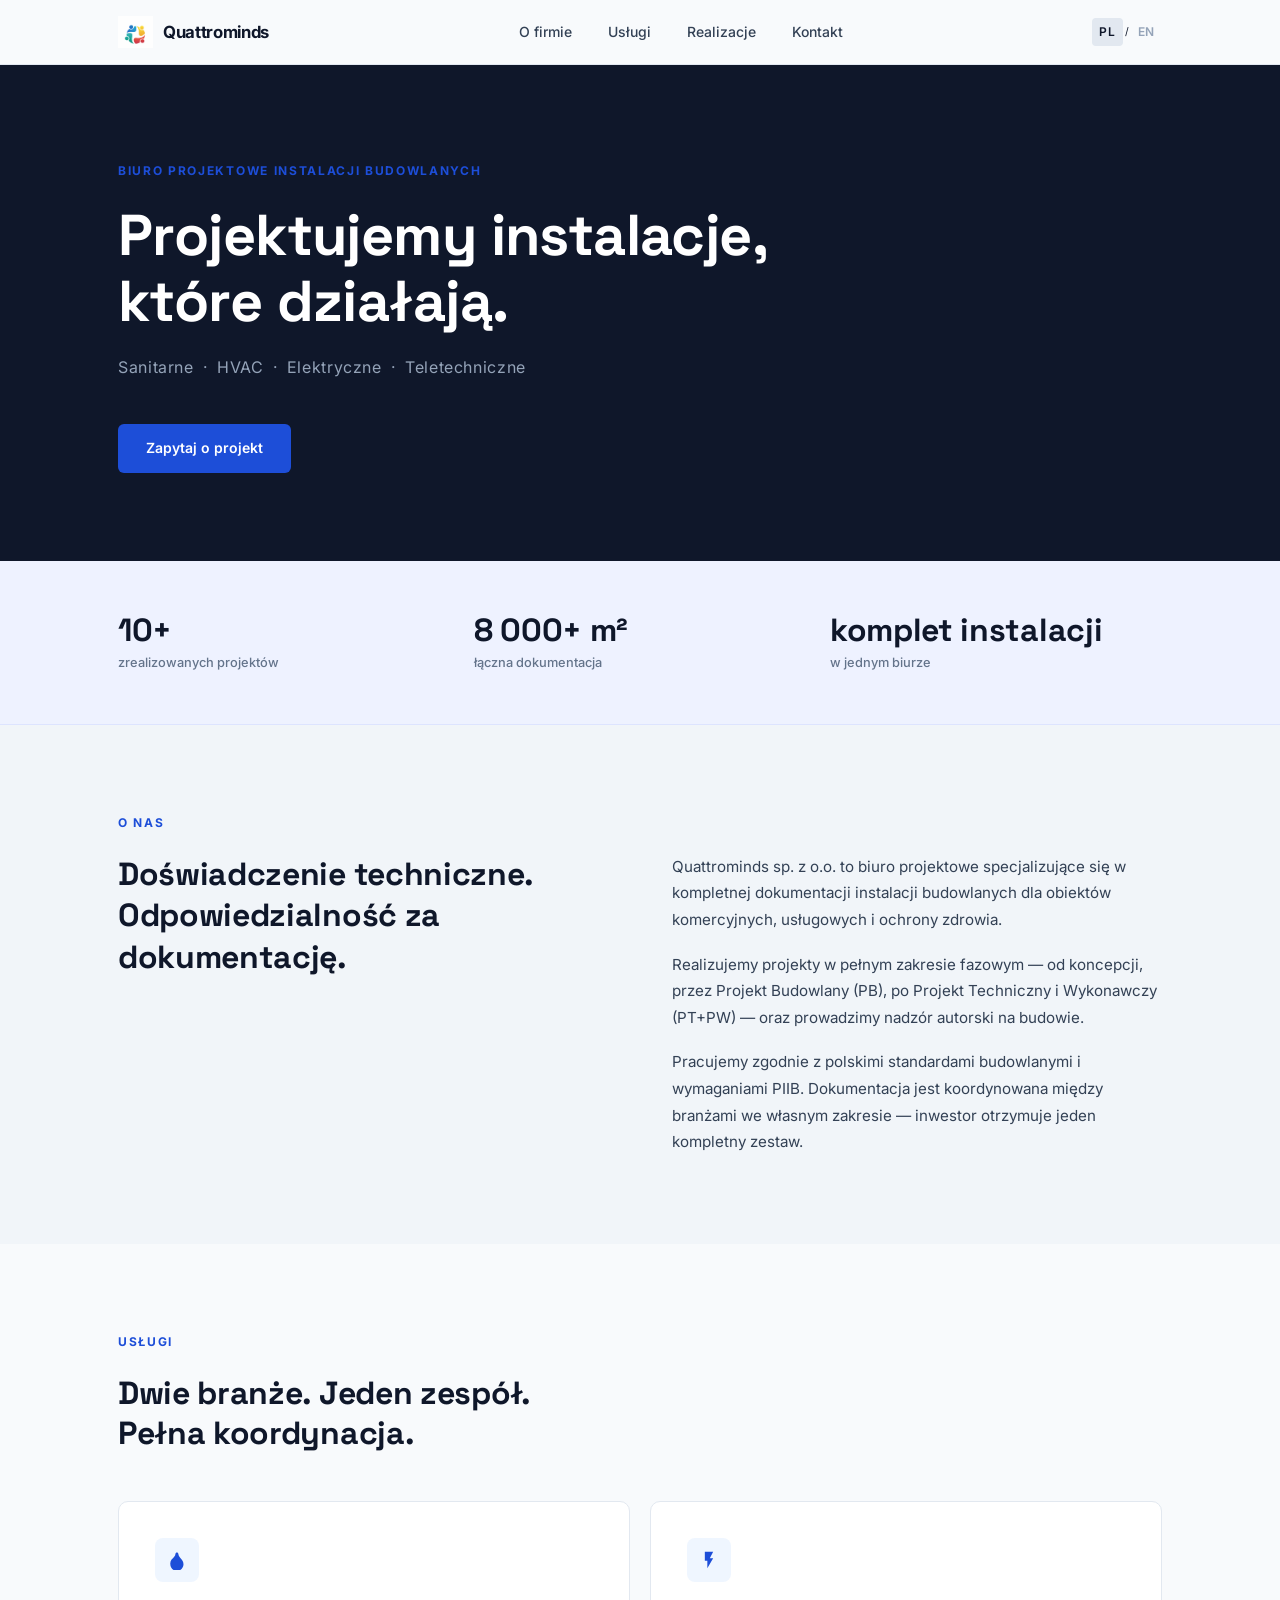
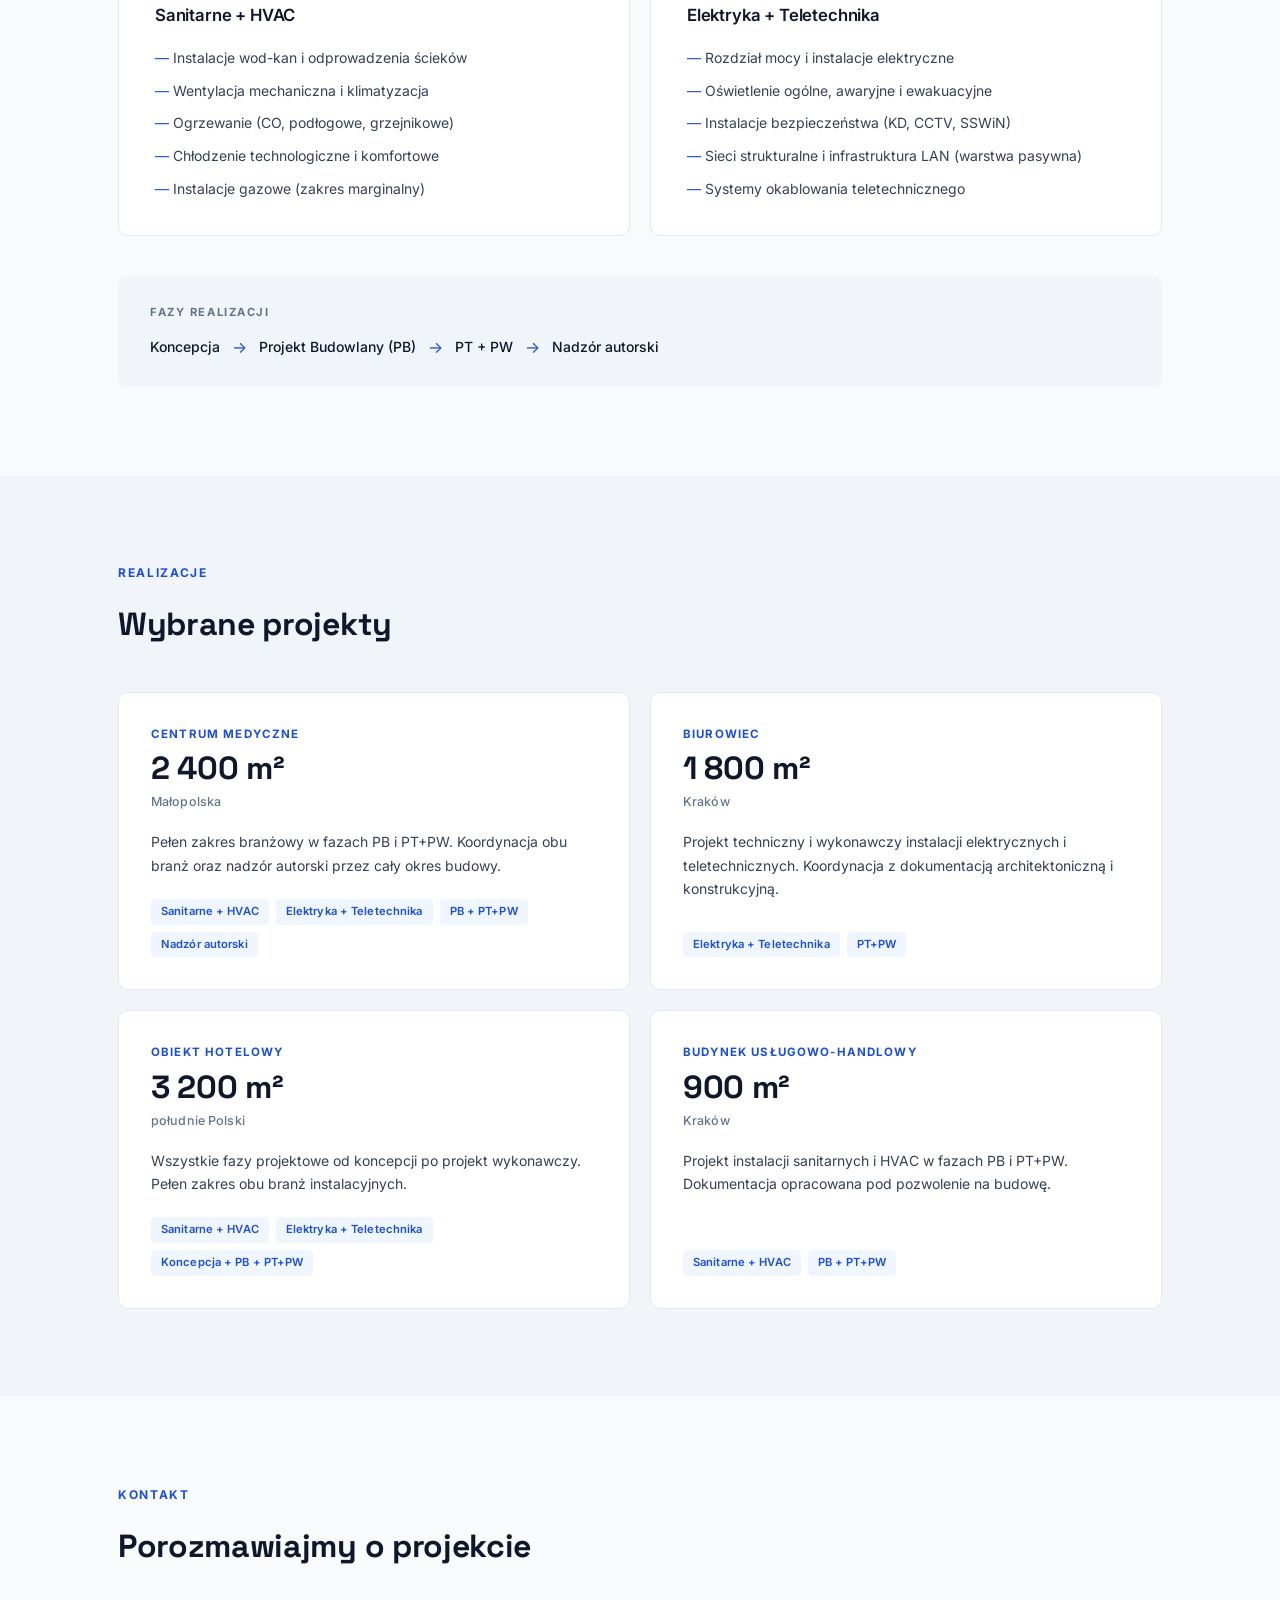
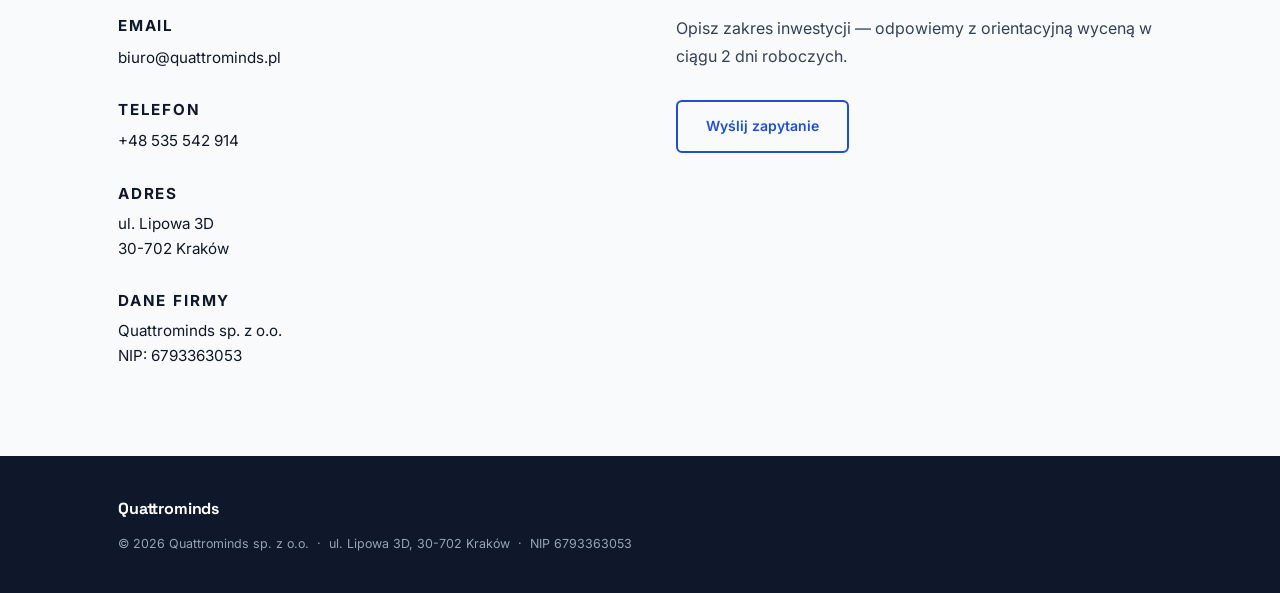
<file: index.html>
﻿<!DOCTYPE html>
<html lang="pl">
<head>
  <meta charset="UTF-8">
  <meta name="viewport" content="width=device-width, initial-scale=1.0">
  <title>Quattrominds – Projektowanie instalacji budowlanych</title>
  <meta name="description" content="Quattrominds sp. z o.o. – biuro projektowe specjalizujące się w projektowaniu instalacji budowlanych: sanitarnych, HVAC, elektrycznych i teletechnicznych.">
  <link rel="preconnect" href="https://fonts.googleapis.com">
  <link rel="preconnect" href="https://fonts.gstatic.com" crossorigin>
  <link href="https://fonts.googleapis.com/css2?family=Inter:wght@300;400;500;600;700&family=Space+Grotesk:wght@600;700&display=swap" rel="stylesheet">
  <link rel="stylesheet" href="style.css">
  <link rel="alternate" hreflang="pl" href="index.html">
  <link rel="alternate" hreflang="en" href="index-en.html">
</head>
<body>

  <!-- NAWIGACJA -->
  <nav>
    <div class="container nav-inner">
      <a href="#" class="logo">
        <img src="logo-icon.png" alt="" class="logo-icon" aria-hidden="true">
        <span>Quattrominds</span>
      </a>
      <ul class="nav-links" id="nav-links">
        <li><a href="#o-firmie">O firmie</a></li>
        <li><a href="#uslugi">Usługi</a></li>
        <li><a href="#realizacje">Realizacje</a></li>
        <li><a href="#kontakt">Kontakt</a></li>
      </ul>
      <div class="lang-switch">
        <a href="index.html" class="lang-active">PL</a>
        <span class="lang-sep">/</span>
        <a href="index-en.html">EN</a>
      </div>
      <button class="hamburger" id="hamburger" aria-label="Otwórz menu" aria-expanded="false">
        <span></span>
        <span></span>
        <span></span>
      </button>
    </div>
  </nav>

  <!-- HERO -->
  <section id="hero">
    <div class="container">
      <p class="eyebrow">Biuro projektowe instalacji budowlanych</p>
      <h1>Projektujemy instalacje,<br>które działają.</h1>
      <p class="hero-sub">Sanitarne &nbsp;·&nbsp; HVAC &nbsp;·&nbsp; Elektryczne &nbsp;·&nbsp; Teletechniczne</p>
      <a href="#kontakt" class="btn">Zapytaj o projekt</a>
    </div>
  </section>

  <!-- STATYSTYKI -->
  <!-- Zaktualizuj liczby statystyk (projekty, m2) do aktualnych danych -->
  <section id="statystyki">
    <div class="container">
      <div class="stats-grid">
        <div class="stat-item">
          <span class="stat-number">10+</span>
          <span class="stat-label">zrealizowanych projektów</span>
        </div>
        <div class="stat-item">
          <span class="stat-number">8 000+ m²</span>
          <span class="stat-label">łączna dokumentacja</span>
        </div>
        <div class="stat-item">
          <span class="stat-number">komplet instalacji</span>
          <span class="stat-label">w jednym biurze</span>
        </div>
      </div>
    </div>
  </section>

  <!-- O FIRMIE -->
  <section id="o-firmie">
    <div class="container">
      <p class="section-eyebrow">O nas</p>
      <div class="two-col">
        <div>
          <h2>Doświadczenie techniczne.<br>Odpowiedzialność za dokumentację.</h2>
        </div>
        <div class="two-col-body">
          <p>Quattrominds sp. z o.o. to biuro projektowe specjalizujące się w kompletnej dokumentacji instalacji budowlanych dla obiektów komercyjnych, usługowych i ochrony zdrowia.</p>
          <p>Realizujemy projekty w pełnym zakresie fazowym — od koncepcji, przez Projekt Budowlany (PB), po Projekt Techniczny i Wykonawczy (PT+PW) — oraz prowadzimy nadzór autorski na budowie.</p>
          <p>Pracujemy zgodnie z polskimi standardami budowlanymi i wymaganiami PIIB. Dokumentacja jest koordynowana między branżami we własnym zakresie — inwestor otrzymuje jeden kompletny zestaw.</p>
        </div>
      </div>
    </div>
  </section>

  <!-- USŁUGI -->
  <section id="uslugi">
    <div class="container">
      <p class="section-eyebrow">Usługi</p>
      <h2 class="section-title">Dwie branże. Jeden zespół.<br>Pełna koordynacja.</h2>
      <div class="services-grid">
        <div class="service-card">
          <div class="service-icon"><svg width="20" height="20" viewBox="0 0 24 24" fill="currentColor" aria-hidden="true"><path d="M12 2c-1.1 0-2 .9-2 2 0 2.55-2.92 5.4-5 7.28A9 9 0 0 0 3 18c0 4.97 4.03 9 9 9s9-4.03 9-9a9 9 0 0 0-2-5.72C16.92 9.4 14 6.55 14 4c0-1.1-.9-2-2-2z" transform="scale(0.88) translate(1.5,1.5)"/></svg></div>
          <h3>Sanitarne + HVAC</h3>
          <ul>
            <li>Instalacje wod-kan i odprowadzenia ścieków</li>
            <li>Wentylacja mechaniczna i klimatyzacja</li>
            <li>Ogrzewanie (CO, podłogowe, grzejnikowe)</li>
            <li>Chłodzenie technologiczne i komfortowe</li>
            <li>Instalacje gazowe (zakres marginalny)</li>
          </ul>
        </div>
        <div class="service-card">
          <div class="service-icon"><svg width="20" height="20" viewBox="0 0 24 24" fill="currentColor" aria-hidden="true"><path d="M7 2v11h3v9l7-12h-4l4-8z"/></svg></div>
          <h3>Elektryka + Teletechnika</h3>
          <ul>
            <li>Rozdział mocy i instalacje elektryczne</li>
            <li>Oświetlenie ogólne, awaryjne i ewakuacyjne</li>
            <li>Instalacje bezpieczeństwa (KD, CCTV, SSWiN)</li>
            <li>Sieci strukturalne i infrastruktura LAN (warstwa pasywna)</li>
            <li>Systemy okablowania teletechnicznego</li>
          </ul>
        </div>
      </div>
      <div class="phases-bar">
        <p class="phases-label">Fazy realizacji</p>
        <div class="phases-list">
          <span class="phase">Koncepcja</span>
          <span class="arrow">→</span>
          <span class="phase">Projekt Budowlany (PB)</span>
          <span class="arrow">→</span>
          <span class="phase">PT + PW</span>
          <span class="arrow">→</span>
          <span class="phase">Nadzór autorski</span>
        </div>
      </div>
    </div>
  </section>

  <!-- REALIZACJE -->
  <section id="realizacje">
    <div class="container">
      <p class="section-eyebrow">Realizacje</p>
      <h2 class="section-title">Wybrane projekty</h2>
      <div class="projects-grid">

        <div class="project-card">
          <p class="project-type">Centrum medyczne</p>
          <p class="project-metric">2 400 m²</p>
          <p class="project-location">Małopolska</p>
          <p class="project-desc">Pełen zakres branżowy w fazach PB i PT+PW. Koordynacja obu branż oraz nadzór autorski przez cały okres budowy.</p>
          <div class="project-tags">
            <span>Sanitarne + HVAC</span>
            <span>Elektryka + Teletechnika</span>
            <span>PB + PT+PW</span>
            <span>Nadzór autorski</span>
          </div>
        </div>

        <div class="project-card">
          <p class="project-type">Biurowiec</p>
          <p class="project-metric">1 800 m²</p>
          <p class="project-location">Kraków</p>
          <p class="project-desc">Projekt techniczny i wykonawczy instalacji elektrycznych i teletechnicznych. Koordynacja z dokumentacją architektoniczną i konstrukcyjną.</p>
          <div class="project-tags">
            <span>Elektryka + Teletechnika</span>
            <span>PT+PW</span>
          </div>
        </div>

        <div class="project-card">
          <p class="project-type">Obiekt hotelowy</p>
          <p class="project-metric">3 200 m²</p>
          <p class="project-location">południe Polski</p>
          <p class="project-desc">Wszystkie fazy projektowe od koncepcji po projekt wykonawczy. Pełen zakres obu branż instalacyjnych.</p>
          <div class="project-tags">
            <span>Sanitarne + HVAC</span>
            <span>Elektryka + Teletechnika</span>
            <span>Koncepcja + PB + PT+PW</span>
          </div>
        </div>

        <div class="project-card">
          <p class="project-type">Budynek usługowo-handlowy</p>
          <p class="project-metric">900 m²</p>
          <p class="project-location">Kraków</p>
          <p class="project-desc">Projekt instalacji sanitarnych i HVAC w fazach PB i PT+PW. Dokumentacja opracowana pod pozwolenie na budowę.</p>
          <div class="project-tags">
            <span>Sanitarne + HVAC</span>
            <span>PB + PT+PW</span>
          </div>
        </div>

      </div>
    </div>
  </section>

  <!-- KONTAKT -->
  <section id="kontakt">
    <div class="container">
      <p class="section-eyebrow">Kontakt</p>
      <h2 class="section-title">Porozmawiajmy o projekcie</h2>
      <div class="contact-grid">
        <div class="contact-info">
          <div class="contact-item">
            <p class="contact-label">Email</p>
            <a href="mailto:biuro@quattrominds.pl">biuro@quattrominds.pl</a>
          </div>
          <div class="contact-item">
            <p class="contact-label">Telefon</p>
            <a href="tel:+48535542914">+48 535 542 914</a>
          </div>
          <div class="contact-item">
            <p class="contact-label">Adres</p>
            <p>ul. Lipowa 3D<br>30-702 Kraków</p>
          </div>
          <div class="contact-item">
            <p class="contact-label">Dane firmy</p>
            <p>Quattrominds sp. z o.o.<br>NIP: 6793363053</p>
          </div>
        </div>
        <div class="contact-cta">
          <p>Opisz zakres inwestycji — odpowiemy z orientacyjną wyceną w ciągu 2 dni roboczych.</p>
          <a href="mailto:biuro@quattrominds.pl" class="btn btn-outline">Wyślij zapytanie</a>
        </div>
      </div>
    </div>
  </section>

  <!-- FOOTER -->
  <footer>
    <div class="container footer-inner">
      <a href="#" class="logo--footer">Quattrominds</a>
      <p>© 2026 Quattrominds sp. z o.o. &nbsp;·&nbsp; ul. Lipowa 3D, 30-702 Kraków &nbsp;·&nbsp; NIP 6793363053</p>
    </div>
  </footer>

  <script>
    const hamburger = document.getElementById('hamburger');
    const navLinks = document.getElementById('nav-links');

    hamburger.addEventListener('click', () => {
      const isOpen = navLinks.classList.toggle('is-open');
      hamburger.setAttribute('aria-expanded', String(isOpen));
      hamburger.classList.toggle('is-active', isOpen);
    });

    navLinks.querySelectorAll('a').forEach(link => {
      link.addEventListener('click', () => {
        navLinks.classList.remove('is-open');
        hamburger.setAttribute('aria-expanded', 'false');
        hamburger.classList.remove('is-active');
      });
    });
  </script>

</body>
</html>
</file>
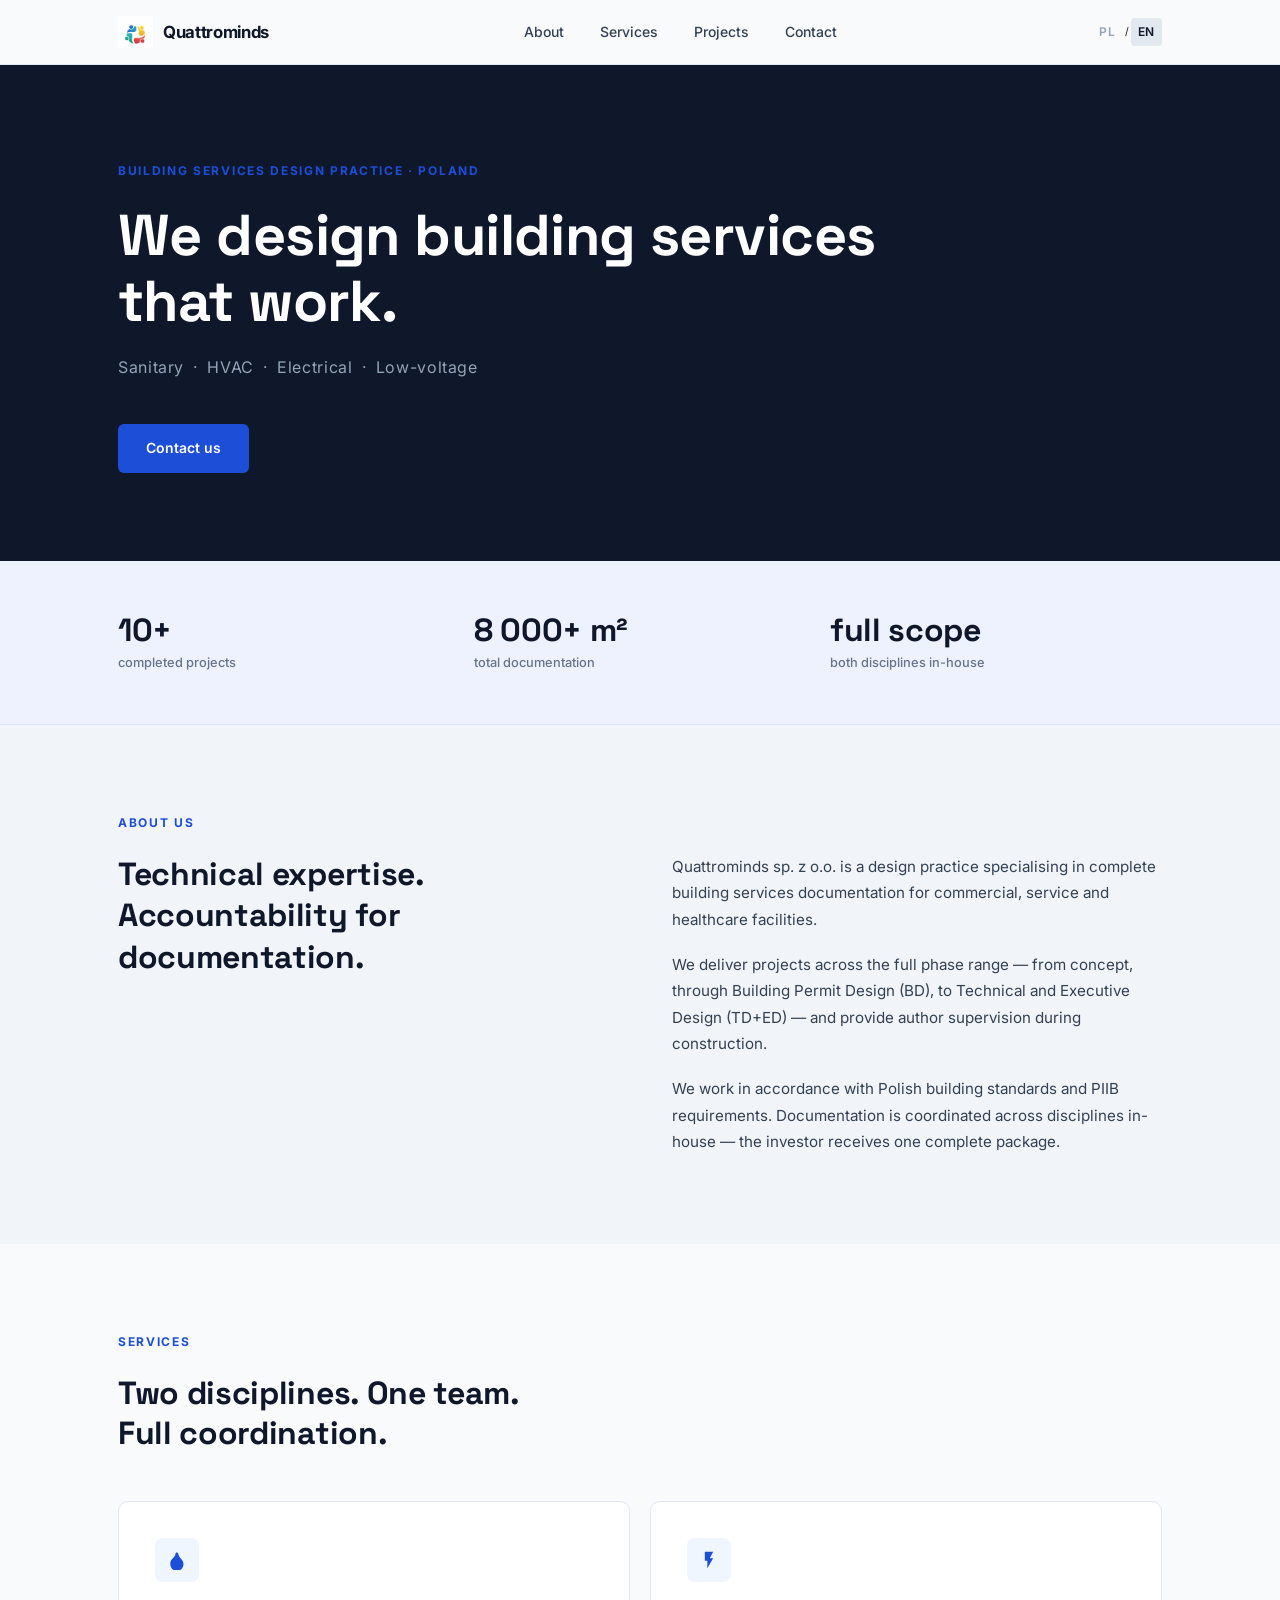
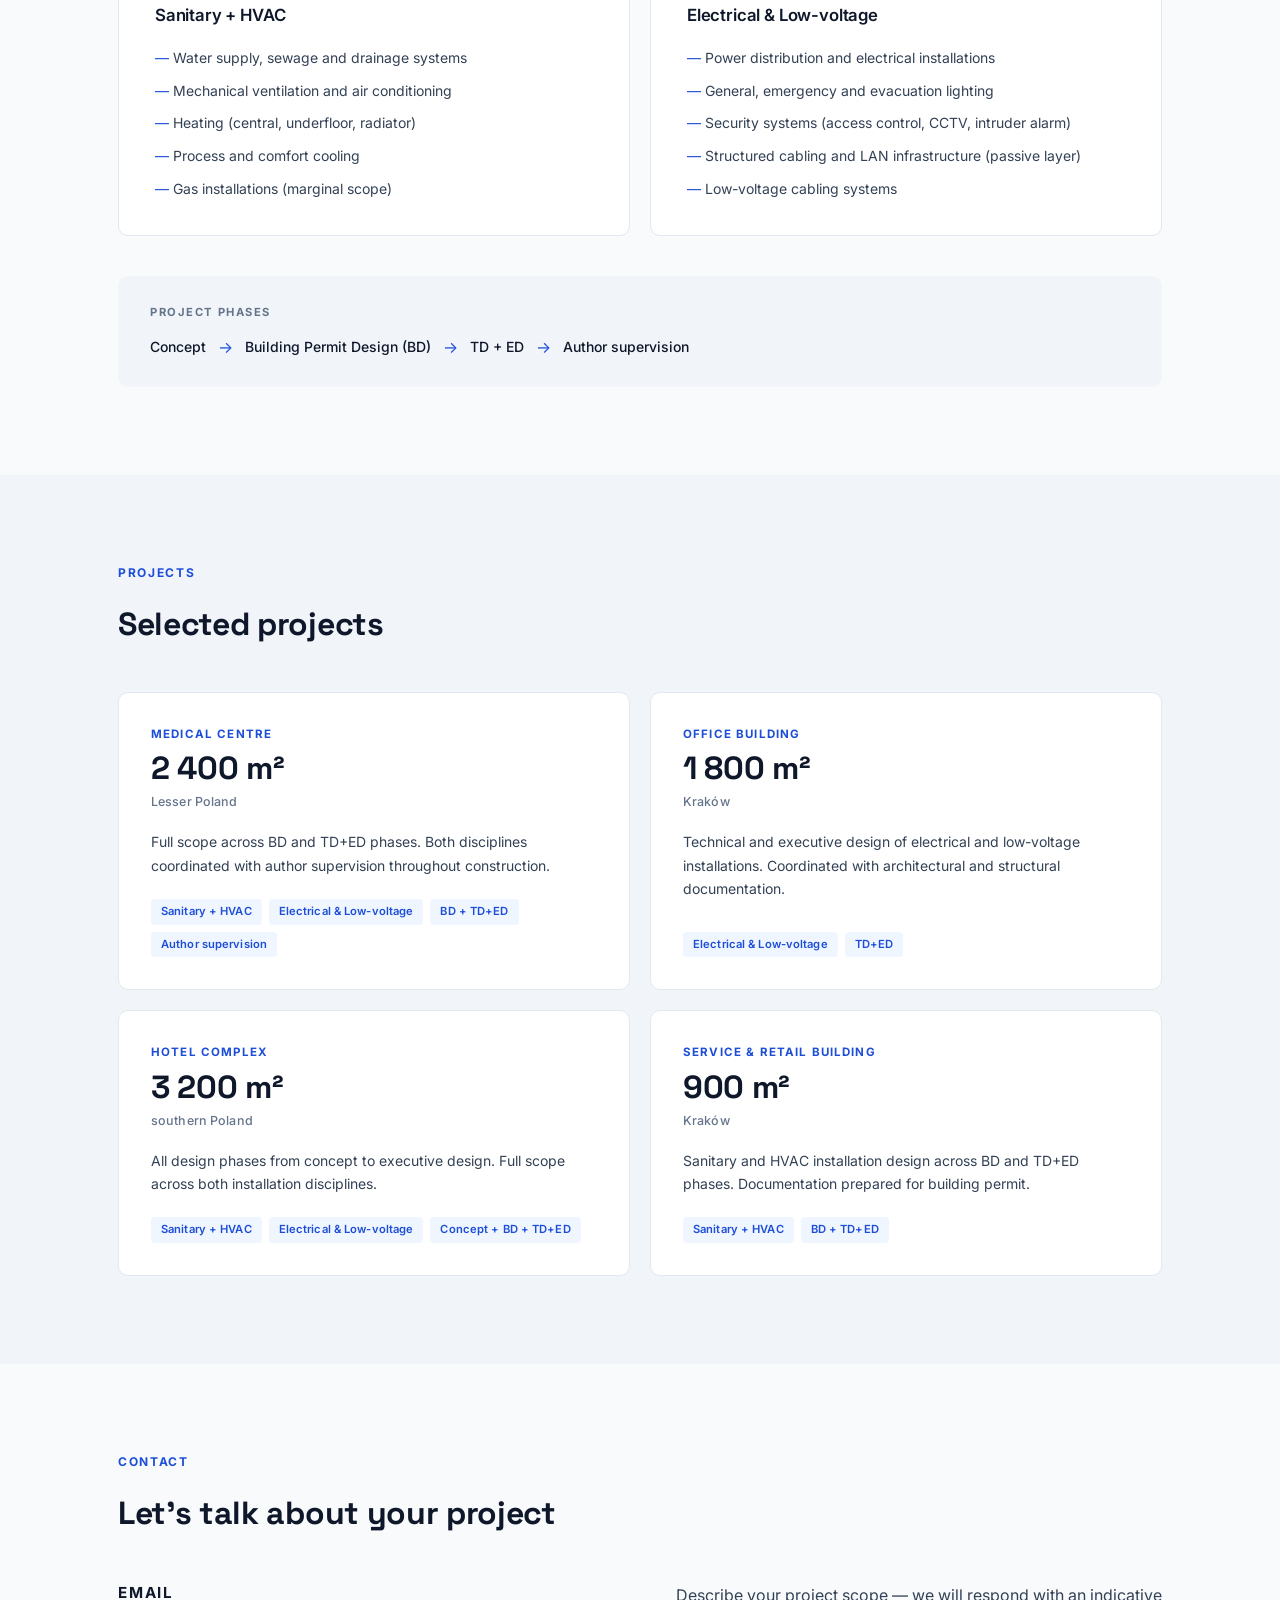
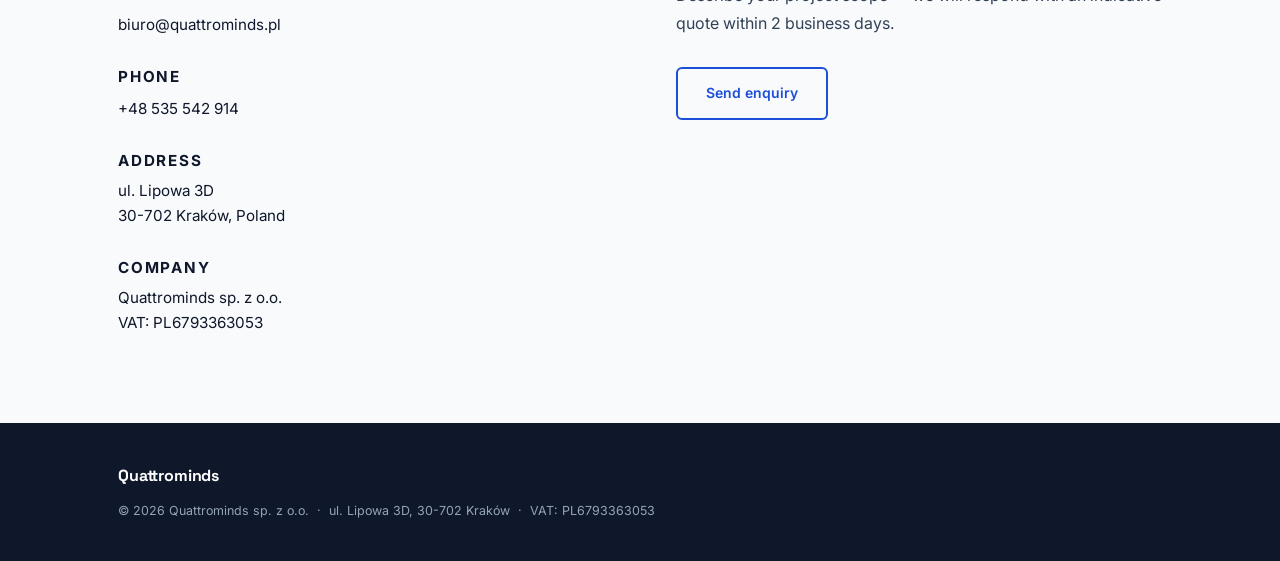
<file: index-en.html>
﻿<!DOCTYPE html>
<html lang="en">
<head>
  <meta charset="UTF-8">
  <meta name="viewport" content="width=device-width, initial-scale=1.0">
  <title>Quattrominds – Building Services Engineering</title>
  <meta name="description" content="Quattrominds sp. z o.o. – building services design practice specialising in sanitary, HVAC, electrical and low-voltage installations. Poland.">
  <link rel="alternate" hreflang="pl" href="index.html">
  <link rel="alternate" hreflang="en" href="index-en.html">
  <link rel="preconnect" href="https://fonts.googleapis.com">
  <link rel="preconnect" href="https://fonts.gstatic.com" crossorigin>
  <link href="https://fonts.googleapis.com/css2?family=Inter:wght@300;400;500;600;700&family=Space+Grotesk:wght@600;700&display=swap" rel="stylesheet">
  <link rel="stylesheet" href="style.css">
</head>
<body>

  <!-- NAV -->
  <nav>
    <div class="container nav-inner">
      <a href="#" class="logo">
        <img src="logo-icon.png" alt="" class="logo-icon" aria-hidden="true">
        <span>Quattrominds</span>
      </a>
      <ul class="nav-links" id="nav-links">
        <li><a href="#o-firmie">About</a></li>
        <li><a href="#uslugi">Services</a></li>
        <li><a href="#realizacje">Projects</a></li>
        <li><a href="#kontakt">Contact</a></li>
      </ul>
      <div class="lang-switch">
        <a href="index.html">PL</a>
        <span class="lang-sep">/</span>
        <a href="index-en.html" class="lang-active">EN</a>
      </div>
      <button class="hamburger" id="hamburger" aria-label="Open menu" aria-expanded="false">
        <span></span>
        <span></span>
        <span></span>
      </button>
    </div>
  </nav>

  <!-- HERO -->
  <section id="hero">
    <div class="container">
      <p class="eyebrow">Building services design practice · Poland</p>
      <h1>We design building services<br>that work.</h1>
      <p class="hero-sub">Sanitary &nbsp;·&nbsp; HVAC &nbsp;·&nbsp; Electrical &nbsp;·&nbsp; Low-voltage</p>
      <a href="#kontakt" class="btn">Contact us</a>
    </div>
  </section>

  <!-- STATS -->
  <!-- Update stats figures (projects, m²) to current data -->
  <section id="statystyki">
    <div class="container">
      <div class="stats-grid">
        <div class="stat-item">
          <span class="stat-number">10+</span>
          <span class="stat-label">completed projects</span>
        </div>
        <div class="stat-item">
          <span class="stat-number">8 000+ m²</span>
          <span class="stat-label">total documentation</span>
        </div>
        <div class="stat-item">
          <span class="stat-number">full scope</span>
          <span class="stat-label">both disciplines in-house</span>
        </div>
      </div>
    </div>
  </section>

  <!-- ABOUT -->
  <section id="o-firmie">
    <div class="container">
      <p class="section-eyebrow">About us</p>
      <div class="two-col">
        <div>
          <h2>Technical expertise.<br>Accountability for documentation.</h2>
        </div>
        <div class="two-col-body">
          <p>Quattrominds sp. z o.o. is a design practice specialising in complete building services documentation for commercial, service and healthcare facilities.</p>
          <p>We deliver projects across the full phase range — from concept, through Building Permit Design (BD), to Technical and Executive Design (TD+ED) — and provide author supervision during construction.</p>
          <p>We work in accordance with Polish building standards and PIIB requirements. Documentation is coordinated across disciplines in-house — the investor receives one complete package.</p>
        </div>
      </div>
    </div>
  </section>

  <!-- SERVICES -->
  <section id="uslugi">
    <div class="container">
      <p class="section-eyebrow">Services</p>
      <h2 class="section-title">Two disciplines. One team.<br>Full coordination.</h2>
      <div class="services-grid">
        <div class="service-card">
          <div class="service-icon"><svg width="20" height="20" viewBox="0 0 24 24" fill="currentColor" aria-hidden="true"><path d="M12 2c-1.1 0-2 .9-2 2 0 2.55-2.92 5.4-5 7.28A9 9 0 0 0 3 18c0 4.97 4.03 9 9 9s9-4.03 9-9a9 9 0 0 0-2-5.72C16.92 9.4 14 6.55 14 4c0-1.1-.9-2-2-2z" transform="scale(0.88) translate(1.5,1.5)"/></svg></div>
          <h3>Sanitary + HVAC</h3>
          <ul>
            <li>Water supply, sewage and drainage systems</li>
            <li>Mechanical ventilation and air conditioning</li>
            <li>Heating (central, underfloor, radiator)</li>
            <li>Process and comfort cooling</li>
            <li>Gas installations (marginal scope)</li>
          </ul>
        </div>
        <div class="service-card">
          <div class="service-icon"><svg width="20" height="20" viewBox="0 0 24 24" fill="currentColor" aria-hidden="true"><path d="M7 2v11h3v9l7-12h-4l4-8z"/></svg></div>
          <h3>Electrical &amp; Low-voltage</h3>
          <ul>
            <li>Power distribution and electrical installations</li>
            <li>General, emergency and evacuation lighting</li>
            <li>Security systems (access control, CCTV, intruder alarm)</li>
            <li>Structured cabling and LAN infrastructure (passive layer)</li>
            <li>Low-voltage cabling systems</li>
          </ul>
        </div>
      </div>
      <div class="phases-bar">
        <p class="phases-label">Project phases</p>
        <div class="phases-list">
          <span class="phase">Concept</span>
          <span class="arrow">→</span>
          <span class="phase">Building Permit Design (BD)</span>
          <span class="arrow">→</span>
          <span class="phase">TD + ED</span>
          <span class="arrow">→</span>
          <span class="phase">Author supervision</span>
        </div>
      </div>
    </div>
  </section>

  <!-- PROJECTS -->
  <section id="realizacje">
    <div class="container">
      <p class="section-eyebrow">Projects</p>
      <h2 class="section-title">Selected projects</h2>
      <div class="projects-grid">

        <div class="project-card">
          <p class="project-type">Medical centre</p>
          <p class="project-metric">2 400 m²</p>
          <p class="project-location">Lesser Poland</p>
          <p class="project-desc">Full scope across BD and TD+ED phases. Both disciplines coordinated with author supervision throughout construction.</p>
          <div class="project-tags">
            <span>Sanitary + HVAC</span>
            <span>Electrical &amp; Low-voltage</span>
            <span>BD + TD+ED</span>
            <span>Author supervision</span>
          </div>
        </div>

        <div class="project-card">
          <p class="project-type">Office building</p>
          <p class="project-metric">1 800 m²</p>
          <p class="project-location">Kraków</p>
          <p class="project-desc">Technical and executive design of electrical and low-voltage installations. Coordinated with architectural and structural documentation.</p>
          <div class="project-tags">
            <span>Electrical &amp; Low-voltage</span>
            <span>TD+ED</span>
          </div>
        </div>

        <div class="project-card">
          <p class="project-type">Hotel complex</p>
          <p class="project-metric">3 200 m²</p>
          <p class="project-location">southern Poland</p>
          <p class="project-desc">All design phases from concept to executive design. Full scope across both installation disciplines.</p>
          <div class="project-tags">
            <span>Sanitary + HVAC</span>
            <span>Electrical &amp; Low-voltage</span>
            <span>Concept + BD + TD+ED</span>
          </div>
        </div>

        <div class="project-card">
          <p class="project-type">Service &amp; retail building</p>
          <p class="project-metric">900 m²</p>
          <p class="project-location">Kraków</p>
          <p class="project-desc">Sanitary and HVAC installation design across BD and TD+ED phases. Documentation prepared for building permit.</p>
          <div class="project-tags">
            <span>Sanitary + HVAC</span>
            <span>BD + TD+ED</span>
          </div>
        </div>

      </div>
    </div>
  </section>

  <!-- CONTACT -->
  <section id="kontakt">
    <div class="container">
      <p class="section-eyebrow">Contact</p>
      <h2 class="section-title">Let's talk about your project</h2>
      <div class="contact-grid">
        <div class="contact-info">
          <div class="contact-item">
            <p class="contact-label">Email</p>
            <a href="mailto:biuro@quattrominds.pl">biuro@quattrominds.pl</a>
          </div>
          <div class="contact-item">
            <p class="contact-label">Phone</p>
            <a href="tel:+48535542914">+48 535 542 914</a>
          </div>
          <div class="contact-item">
            <p class="contact-label">Address</p>
            <p>ul. Lipowa 3D<br>30-702 Kraków, Poland</p>
          </div>
          <div class="contact-item">
            <p class="contact-label">Company</p>
            <p>Quattrominds sp. z o.o.<br>VAT: PL6793363053</p>
          </div>
        </div>
        <div class="contact-cta">
          <p>Describe your project scope — we will respond with an indicative quote within 2 business days.</p>
          <a href="mailto:biuro@quattrominds.pl" class="btn btn-outline">Send enquiry</a>
        </div>
      </div>
    </div>
  </section>

  <!-- FOOTER -->
  <footer>
    <div class="container footer-inner">
      <a href="#" class="logo--footer">Quattrominds</a>
      <p>© 2026 Quattrominds sp. z o.o. &nbsp;·&nbsp; ul. Lipowa 3D, 30-702 Kraków &nbsp;·&nbsp; VAT: PL6793363053</p>
    </div>
  </footer>

  <script>
    const hamburger = document.getElementById('hamburger');
    const navLinks = document.getElementById('nav-links');

    hamburger.addEventListener('click', () => {
      const isOpen = navLinks.classList.toggle('is-open');
      hamburger.setAttribute('aria-expanded', String(isOpen));
      hamburger.classList.toggle('is-active', isOpen);
    });

    navLinks.querySelectorAll('a').forEach(link => {
      link.addEventListener('click', () => {
        navLinks.classList.remove('is-open');
        hamburger.setAttribute('aria-expanded', 'false');
        hamburger.classList.remove('is-active');
      });
    });
  </script>

</body>
</html>
</file>
<file: style.css>
﻿/* =============================================
   QUATTROMINDS — style.css
   ============================================= */

/* Reset */
*, *::before, *::after {
  box-sizing: border-box;
  margin: 0;
  padding: 0;
}

/* Zmienne */
:root {
  --navy:       #0f172a;
  --navy-mid:   #1e293b;
  --blue:       #1d4ed8;
  --blue-hover: #1e40af;
  --blue-light: #eff6ff;
  --gray-50:    #f8fafc;
  --gray-100:   #f1f5f9;
  --gray-200:   #e2e8f0;
  --gray-400:   #94a3b8;
  --gray-500:   #64748b;
  --gray-700:   #334155;
  --white:      #ffffff;
  --font:       'Inter', system-ui, -apple-system, sans-serif;
  --font-display: 'Space Grotesk', system-ui, -apple-system, sans-serif;
  --radius:     10px;
  --transition: 0.2s ease;
}

html {
  scroll-behavior: smooth;
  font-size: 16px;
}

body {
  font-family: var(--font);
  color: var(--navy);
  background: var(--gray-50);
  line-height: 1.6;
  -webkit-font-smoothing: antialiased;
}

h1, h2 {
  font-family: var(--font-display);
}

/* ---- CONTAINER ---- */
.container {
  max-width: 1100px;
  margin: 0 auto;
  padding: 0 28px;
}

/* ---- NAWIGACJA ---- */
nav {
  position: sticky;
  top: 0;
  z-index: 100;
  background: rgba(248, 250, 252, 0.96);
  backdrop-filter: blur(10px);
  border-bottom: 1px solid var(--gray-200);
}

.nav-inner {
  display: flex;
  align-items: center;
  justify-content: space-between;
  height: 64px;
}

.logo {
  display: flex;
  align-items: center;
  gap: 10px;
  font-weight: 700;
  font-size: 1.05rem;
  letter-spacing: -0.02em;
  color: var(--navy);
  text-decoration: none;
}

.logo-icon {
  height: 32px;
  width: auto;
  display: block;
  flex-shrink: 0;
}

.nav-links {
  display: flex;
  gap: 36px;
  list-style: none;
}

.nav-links a {
  font-size: 0.875rem;
  font-weight: 500;
  color: var(--gray-700);
  text-decoration: none;
  transition: color var(--transition);
}

.nav-links a:hover {
  color: var(--blue);
}

/* ---- HAMBURGER ---- */
.hamburger {
  display: none;
  flex-direction: column;
  gap: 5px;
  background: none;
  border: none;
  cursor: pointer;
  padding: 6px;
  flex-shrink: 0;
}

.hamburger span {
  display: block;
  width: 24px;
  height: 2px;
  background: var(--navy);
  border-radius: 2px;
  transition: transform 0.22s ease, opacity 0.22s ease;
}

.hamburger.is-active span:nth-child(1) {
  transform: translateY(7px) rotate(45deg);
}

.hamburger.is-active span:nth-child(2) {
  opacity: 0;
}

.hamburger.is-active span:nth-child(3) {
  transform: translateY(-7px) rotate(-45deg);
}

/* ---- HERO ---- */
#hero {
  padding: 96px 0 88px;
  background: var(--navy);
  color: var(--white);
}

.eyebrow,
.section-eyebrow {
  font-size: 0.75rem;
  font-weight: 700;
  letter-spacing: 0.14em;
  text-transform: uppercase;
  color: var(--blue);
  margin-bottom: 22px;
}

#hero h1 {
  font-size: clamp(2.2rem, 5vw, 3.6rem);
  font-weight: 700;
  line-height: 1.15;
  letter-spacing: -0.01em;
  margin-bottom: 20px;
}

.hero-sub {
  font-size: 1rem;
  color: var(--gray-400);
  letter-spacing: 0.04em;
  margin-bottom: 44px;
}

/* ---- PRZYCISKI ---- */
.btn {
  display: inline-block;
  background: var(--blue);
  color: var(--white);
  font-family: var(--font);
  font-weight: 600;
  font-size: 0.875rem;
  padding: 13px 28px;
  border-radius: 6px;
  text-decoration: none;
  transition: background var(--transition), transform var(--transition);
}

.btn:hover {
  background: var(--blue-hover);
  transform: translateY(-1px);
}

.btn-outline {
  background: transparent;
  border: 2px solid var(--blue);
  color: var(--blue);
}

.btn-outline:hover {
  background: var(--blue);
  color: var(--white);
}

/* ---- STATYSTYKI ---- */
#statystyki {
  padding: 52px 0;
  background: #eef2ff;
  border-bottom: 1px solid #dde4ff;
}

.stats-grid {
  display: grid;
  grid-template-columns: repeat(3, 1fr);
  gap: 24px;
}

.stat-item {
  display: flex;
  flex-direction: column;
  gap: 6px;
}

.stat-number {
  font-family: var(--font-display);
  font-size: clamp(1.5rem, 2.8vw, 2rem);
  font-weight: 700;
  color: var(--navy);
  letter-spacing: -0.01em;
  line-height: 1.1;
}

.stat-label {
  font-size: 0.8rem;
  color: var(--gray-500);
  font-weight: 500;
  line-height: 1.4;
}

/* ---- O FIRMIE ---- */
#o-firmie {
  padding: 88px 0;
  background: var(--gray-100);
}

.two-col {
  display: grid;
  grid-template-columns: 1fr 1fr;
  gap: 64px;
  align-items: start;
}

.two-col h2 {
  font-size: clamp(1.4rem, 2.8vw, 2rem);
  font-weight: 700;
  line-height: 1.3;
  letter-spacing: -0.01em;
}

.two-col-body p {
  font-size: 0.95rem;
  color: var(--gray-700);
  margin-bottom: 18px;
  line-height: 1.75;
}

.two-col-body p:last-child {
  margin-bottom: 0;
}

/* ---- USŁUGI ---- */
#uslugi {
  padding: 88px 0;
  background: var(--gray-50);
}

.section-title {
  font-size: clamp(1.4rem, 2.8vw, 2rem);
  font-weight: 700;
  letter-spacing: -0.01em;
  line-height: 1.25;
  margin-bottom: 48px;
}

.services-grid {
  display: grid;
  grid-template-columns: 1fr 1fr;
  gap: 20px;
  margin-bottom: 40px;
}

.service-card {
  border: 1px solid var(--gray-200);
  border-radius: var(--radius);
  padding: 36px;
  background: var(--white);
  transition: border-color var(--transition), box-shadow var(--transition);
}

.service-card:hover {
  border-color: var(--blue);
  box-shadow: 0 2px 16px rgba(29, 78, 216, 0.06);
}

.service-icon {
  width: 44px;
  height: 44px;
  background: var(--blue-light);
  color: var(--blue);
  font-weight: 700;
  font-size: 1rem;
  border-radius: 8px;
  display: flex;
  align-items: center;
  justify-content: center;
  margin-bottom: 20px;
}

.service-card h3 {
  font-size: 1.05rem;
  font-weight: 600;
  margin-bottom: 18px;
  letter-spacing: -0.01em;
}

.service-card ul {
  list-style: none;
  display: flex;
  flex-direction: column;
  gap: 11px;
}

.service-card li {
  font-size: 0.875rem;
  color: var(--gray-700);
  padding-left: 18px;
  position: relative;
  line-height: 1.55;
}

.service-card li::before {
  content: '—';
  position: absolute;
  left: 0;
  color: var(--blue);
  font-weight: 400;
}

/* Fazy */
.phases-bar {
  background: var(--gray-100);
  border-radius: var(--radius);
  padding: 28px 32px;
}

.phases-label {
  font-size: 0.7rem;
  font-weight: 700;
  letter-spacing: 0.14em;
  text-transform: uppercase;
  color: var(--gray-500);
  margin-bottom: 14px;
}

.phases-list {
  display: flex;
  flex-wrap: wrap;
  align-items: center;
  gap: 12px;
}

.phase {
  font-size: 0.875rem;
  font-weight: 500;
  color: var(--navy);
}

.arrow {
  color: var(--blue);
  font-size: 1rem;
  line-height: 1;
}

/* ---- REALIZACJE ---- */
#realizacje {
  padding: 88px 0;
  background: var(--gray-100);
}

.projects-grid {
  display: grid;
  grid-template-columns: repeat(2, 1fr);
  gap: 20px;
}

.project-card {
  background: var(--white);
  border-radius: var(--radius);
  padding: 32px;
  border: 1px solid var(--gray-200);
  transition: box-shadow var(--transition);
  display: flex;
  flex-direction: column;
}

.project-card:hover {
  box-shadow: 0 4px 24px rgba(0, 0, 0, 0.07);
}

.project-type {
  font-size: 0.72rem;
  font-weight: 700;
  color: var(--blue);
  text-transform: uppercase;
  letter-spacing: 0.1em;
  margin-bottom: 8px;
}

.project-metric {
  font-family: var(--font-display);
  font-size: clamp(1.6rem, 3vw, 2rem);
  font-weight: 700;
  color: var(--navy);
  letter-spacing: -0.01em;
  line-height: 1.1;
  margin-bottom: 6px;
}

.project-location {
  font-size: 0.78rem;
  color: var(--gray-500);
  font-weight: 500;
  margin-bottom: 18px;
  letter-spacing: 0.01em;
}

.project-desc {
  font-size: 0.875rem;
  color: var(--gray-700);
  line-height: 1.65;
  margin-bottom: 22px;
  flex: 1;
}

.project-tags {
  display: flex;
  flex-wrap: wrap;
  gap: 7px;
}

.project-tags span {
  font-size: 0.7rem;
  font-weight: 600;
  background: var(--blue-light);
  color: var(--blue);
  padding: 4px 10px;
  border-radius: 4px;
  letter-spacing: 0.01em;
}

/* ---- KONTAKT ---- */
#kontakt {
  padding: 88px 0;
  background: var(--gray-50);
}

.contact-grid {
  display: grid;
  grid-template-columns: 1fr 1fr;
  gap: 72px;
  align-items: start;
}

.contact-info {
  display: flex;
  flex-direction: column;
  gap: 28px;
}

.contact-label {
  font-size: 0.7rem;
  font-weight: 700;
  text-transform: uppercase;
  letter-spacing: 0.12em;
  color: var(--gray-500);
  margin-bottom: 6px;
}

.contact-item a,
.contact-item p {
  font-size: 0.95rem;
  color: var(--navy);
  text-decoration: none;
  line-height: 1.6;
}

.contact-item a:hover {
  color: var(--blue);
}

.contact-cta p {
  font-size: 1rem;
  color: var(--gray-700);
  line-height: 1.75;
  margin-bottom: 30px;
}

/* ---- FOOTER ---- */
footer {
  background: var(--navy);
  padding: 40px 0;
}

.footer-inner {
  display: flex;
  flex-direction: column;
  gap: 12px;
}

.logo--footer {
  font-family: var(--font-display);
  font-size: 1rem;
  font-weight: 700;
  color: var(--white);
  text-decoration: none;
  letter-spacing: -0.01em;
}

footer p {
  font-size: 0.78rem;
  color: var(--gray-400);
  line-height: 1.6;
}

/* ---- RESPONSYWNOŚĆ ---- */
@media (max-width: 768px) {
  .hamburger {
    display: flex;
  }

  .nav-links {
    display: none;
    position: absolute;
    top: 64px;
    left: 0;
    right: 0;
    background: rgba(248, 250, 252, 0.98);
    backdrop-filter: blur(10px);
    border-bottom: 1px solid var(--gray-200);
    flex-direction: column;
    padding: 20px 28px 28px;
    gap: 20px;
  }

  .nav-links.is-open {
    display: flex;
  }

  .nav-links a {
    font-size: 1rem;
  }

  #hero {
    padding: 64px 0 56px;
  }

  .stats-grid {
    grid-template-columns: repeat(2, 1fr);
    gap: 28px 20px;
  }

  .two-col,
  .services-grid,
  .projects-grid,
  .contact-grid {
    grid-template-columns: 1fr;
    gap: 32px;
  }

  .phases-list {
    flex-direction: column;
    align-items: flex-start;
    gap: 10px;
  }

  .arrow {
    transform: rotate(90deg);
    display: inline-block;
  }

  .section-title {
    margin-bottom: 32px;
  }
}

@media (max-width: 480px) {
  .container {
    padding: 0 18px;
  }

  #hero h1 {
    font-size: 1.9rem;
  }

  .service-card,
  .project-card {
    padding: 24px;
  }

  .phases-bar {
    padding: 22px 20px;
  }

  .stats-grid {
    grid-template-columns: repeat(2, 1fr);
  }
}

/* ---- PRZEŁĄCZNIK JĘZYKA ---- */
.lang-switch {
  display: flex;
  align-items: center;
  gap: 2px;
  flex-shrink: 0;
}

.lang-switch a {
  font-size: 0.75rem;
  font-weight: 600;
  letter-spacing: 0.06em;
  color: var(--gray-400);
  text-decoration: none;
  padding: 4px 7px;
  border-radius: 4px;
  transition: color var(--transition), background var(--transition);
}

.lang-switch a:hover {
  color: var(--navy);
  background: var(--gray-100);
}

.lang-switch a.lang-active {
  color: var(--navy);
  background: var(--gray-200);
}

.lang-sep {
  font-size: 0.65rem;
  color: var(--gray-300);
  user-select: none;
}
</file>
